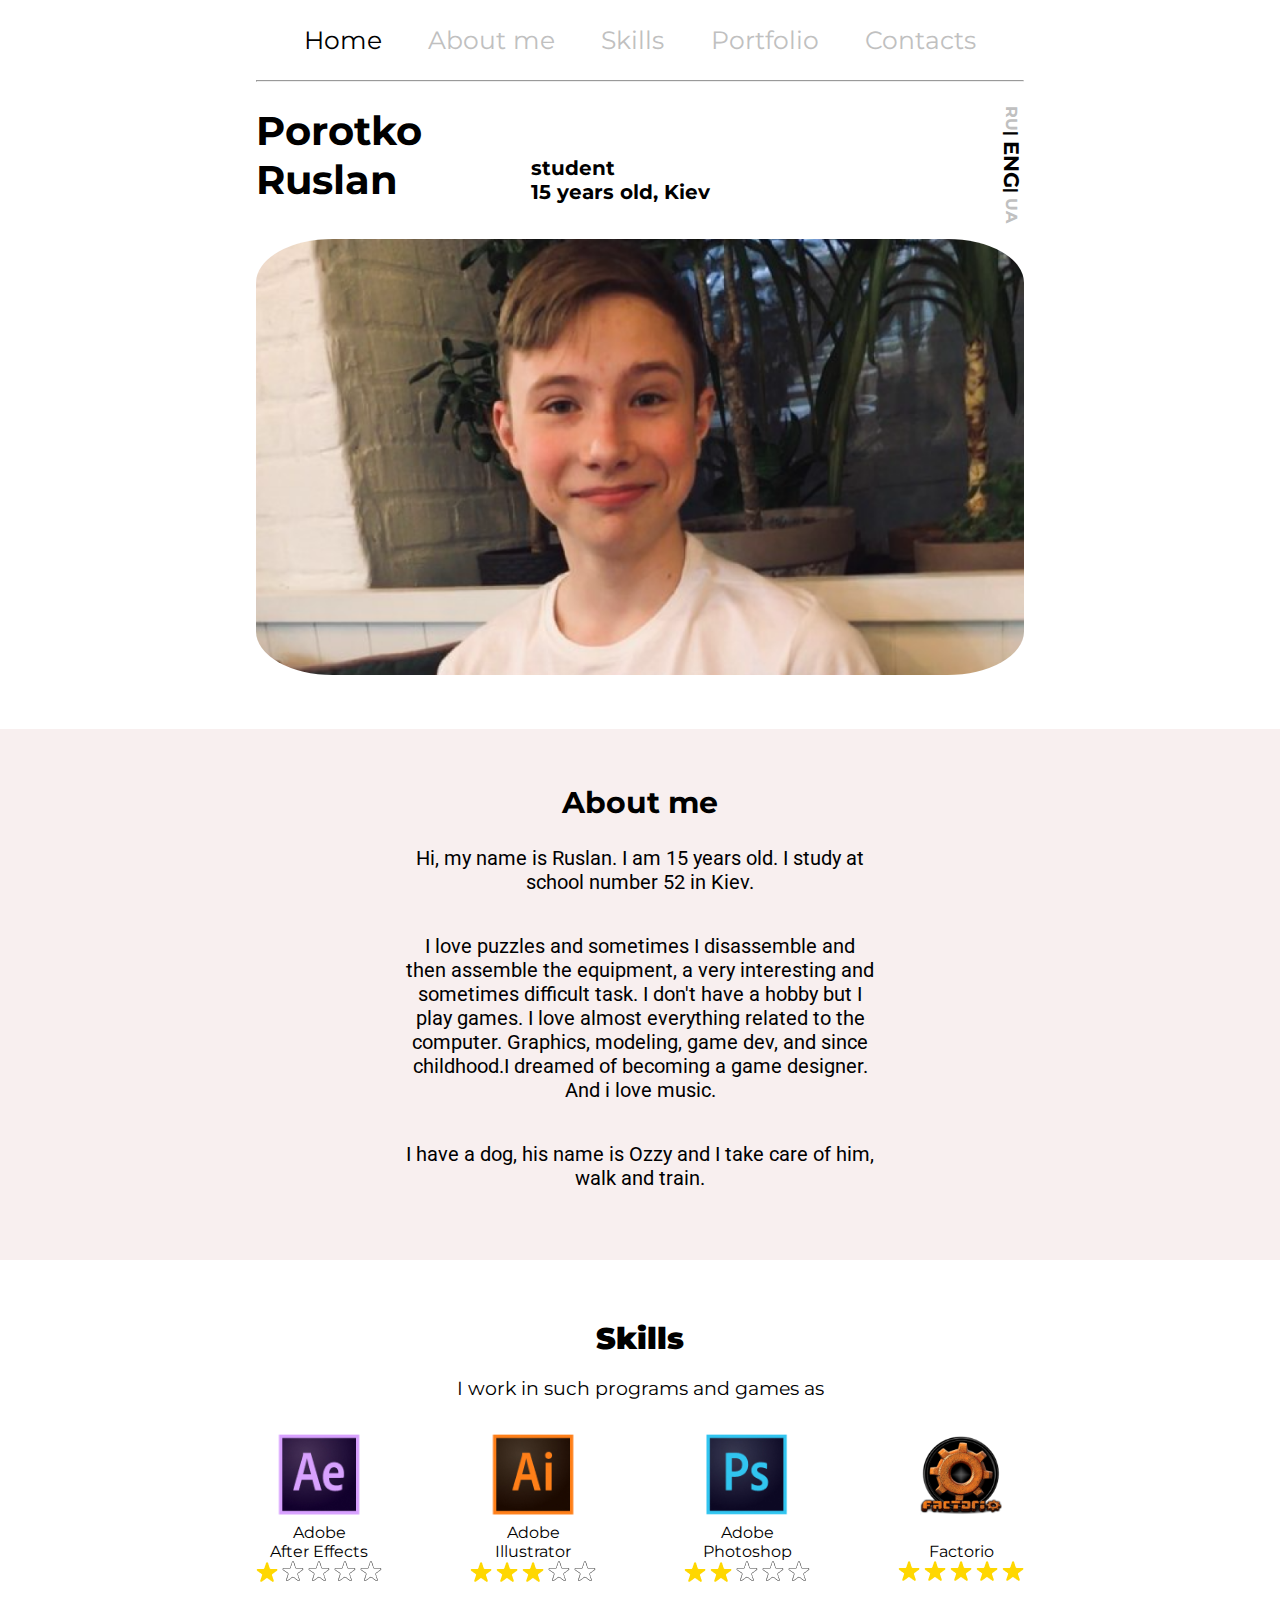
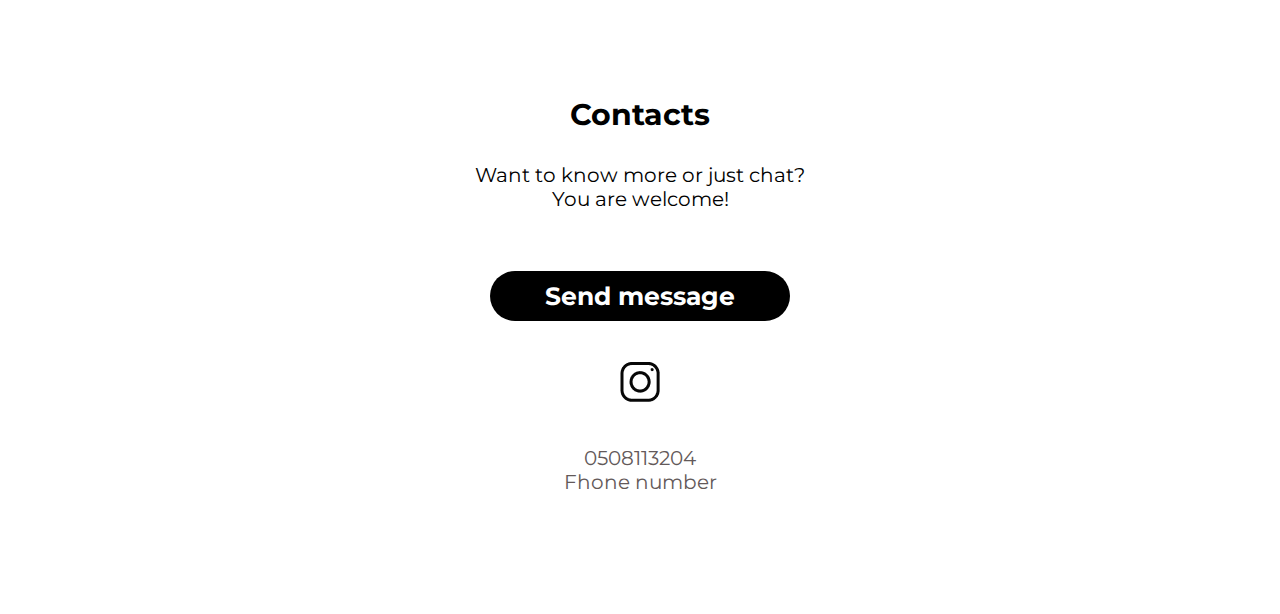
<file: index.html>
<!DOCTYPE html>
<html lang="en">

<head>
    <meta charset="UTF-8">
    <meta http-equiv="X-UA-Compatible" content="IE=edge">
    <meta name="viewport" content="width=device-width, initial-scale=1.0">
    <title>Portfolio_ENG</title>
    <link rel="stylesheet" href="./style.css">
    <link rel="preconnect" href="https://fonts.googleapis.com">
    <link rel="preconnect" href="https://fonts.gstatic.com" crossorigin>
    <link href="https://fonts.googleapis.com/css2?family=Comfortaa:wght@700&family=Montserrat&display=swap"
        rel="stylesheet">
    <link rel="preconnect" href="https://fonts.googleapis.com">
    <link rel="preconnect" href="https://fonts.gstatic.com" crossorigin>
    <link href="https://fonts.googleapis.com/css2?family=Roboto&display=swap" rel="stylesheet">
    <meta charset="viewport" content="width=device-width">
    <script src="./script.js"></script>
</head>

<body>
    <div class="content">
        <div class="header">
            <div class="header_list">
                <li >
                    <a class="activeted">Home </a>
                </li>
                <li>
                    <a href="./nothing/index.html">About me</a>
                </li>
                <li>
                    <a href="./nothing/index.html">Skills</a>
                </li>
                <li>
                    <a href="./nothing/index.html">Portfolio</a>
                </li>
                <li>
                    <a href="./nothing/index.html">Contacts</a>
                </li>
            </div>
            <div class="burger">
                <span> </span>
            </div>
            <hr class="line">
        </div>
        <div class="main">
            <div class="Documents">
                <div class="info">
                    <h1 class="Name">
                        Porotko Ruslan
                    </h1>
                    <p class="I">
                        <b>
                            student<br>15 years old, Kiev
                        </b>
                    </p>
                    <div class="Lang">
                        <h4>
                            <a href="./Traslit/RU/index.html" class="language ">RU</a>|
                            <a  class="language lglava">ENG</a>|
                            <a href="./Traslit/UA/index.html" class="language ">UA</a>
                        </h4>
                    </div>
                </div>
                <div class="f_smal">
                    <img src="./img/f smal.png" class="f_smal_img">
                    <img src="./img/f big.png" class="f_big_img">
                </div>
            </div>
            <div class="About_me">
                <h2>About me</h2>
                <p>
                    Hi, my name is Ruslan. I am 15 years old.
                    I study at school number 52 in Kiev.
                </p>
                <p>
                    I love puzzles and sometimes I disassemble and then assemble the equipment, a very interesting and
                    sometimes difficult task. I don't have a hobby but I play games. I love almost everything related to
                    the computer. Graphics, modeling, game dev, and since childhood.I dreamed of becoming a game designer.
                    And i love music.
                </p>
                <p>
                    I have a dog, his name is Ozzy and I take care of him, walk and train.
                </p>
            </div>
            <div>
                <div class="Skills_text">
                    <h2>
                        <b>
                            Skills
                        </b>
                    </h2>
                    <p>
                        I work in such programs and games as
                    </p>
                </div>
                <div class="Programs">
                    <div class="Prg_i">
                        <div class="pictures">
                            <img src="./img/AE.jpg" alt="">
                        </div>
                        <p>
                            Adobe<br> After Effects
                        </p>
                        <div class="stars">
                            <img src="./img/Star.png" alt="">
                            <img src="./img/Star (1).png" alt="">
                            <img src="./img/Star (1).png" alt="">
                            <img src="./img/Star (1).png" alt="">
                            <img src="./img/Star (1).png" alt="">
                        </div>
                    </div>
                    <div class="Prg_i">
                        <div class="pictures">
                            <img src="./img/AI.jpg" alt="">
                        </div>
                        <p>
                            Adobe <br>Illustrator

                        </p>
                        <div class="stars">
                            <img src="./img/Star.png" alt="">
                            <img src="./img/Star.png" alt="">
                            <img src="./img/Star.png" alt="">
                            <img src="./img/Star (1).png" alt="">
                            <img src="./img/Star (1).png" alt="">
                        </div>
                    </div>
                    <div class="Prg_i">
                        <div class="pictures">
                            <img src="./img/PS.jpg" alt="">
                        </div>
                        <p>
                            Adobe <br> Photoshop
                        </p>
                        <div class="stars">
                            <img src="./img/Star.png" alt="">
                            <img src="./img/Star.png" alt="">
                            <img src="./img/Star (1).png" alt="">
                            <img src="./img/Star (1).png" alt="">
                            <img src="./img/Star (1).png" alt="">
                        </div>
                    </div>
                    <div class="Prg_i">
                        <div class="pictures">
                            <img src="./img/factorio.png" width="90" height="89">
                        </div>
                        <p>
                        <p class="hide">1</p>
                        Factorio
                        </p>
                        <div class="stars">
                            <img src="./img/Star.png" alt="">
                            <img src="./img/Star.png" alt="">
                            <img src="./img/Star.png" alt="">
                            <img src="./img/Star.png" alt="">
                            <img src="./img/Star.png" alt="">
                        </div>
                    </div>
                </div>
            </div>
        </div>
        <div class="footer">
            <h2>
                Contacts
            </h2>
            <p>
                Want to know more or just chat? <br>You are welcome!
            </p>
            <a href="https://t.me/F_rozya" class="tg">
                <div class="Send_message">
                    <h4>Send message</h4>
                </div>
            </a>
            <div class="insta">
                <a href="https://www.instagram.com/f_rozya/">
                    <img src="./img/Vector (3).png" alt="">
                </a>
            </div>
            <p class="fhone">
                0508113204 <br>
                Fhone number
            </p>
        </div>
    </div>
    <script src="https://code.jquery.com/jquery-3.6.0.min.js"></script>
<script src="./script.js"></script>
</body>


</html>
</file>
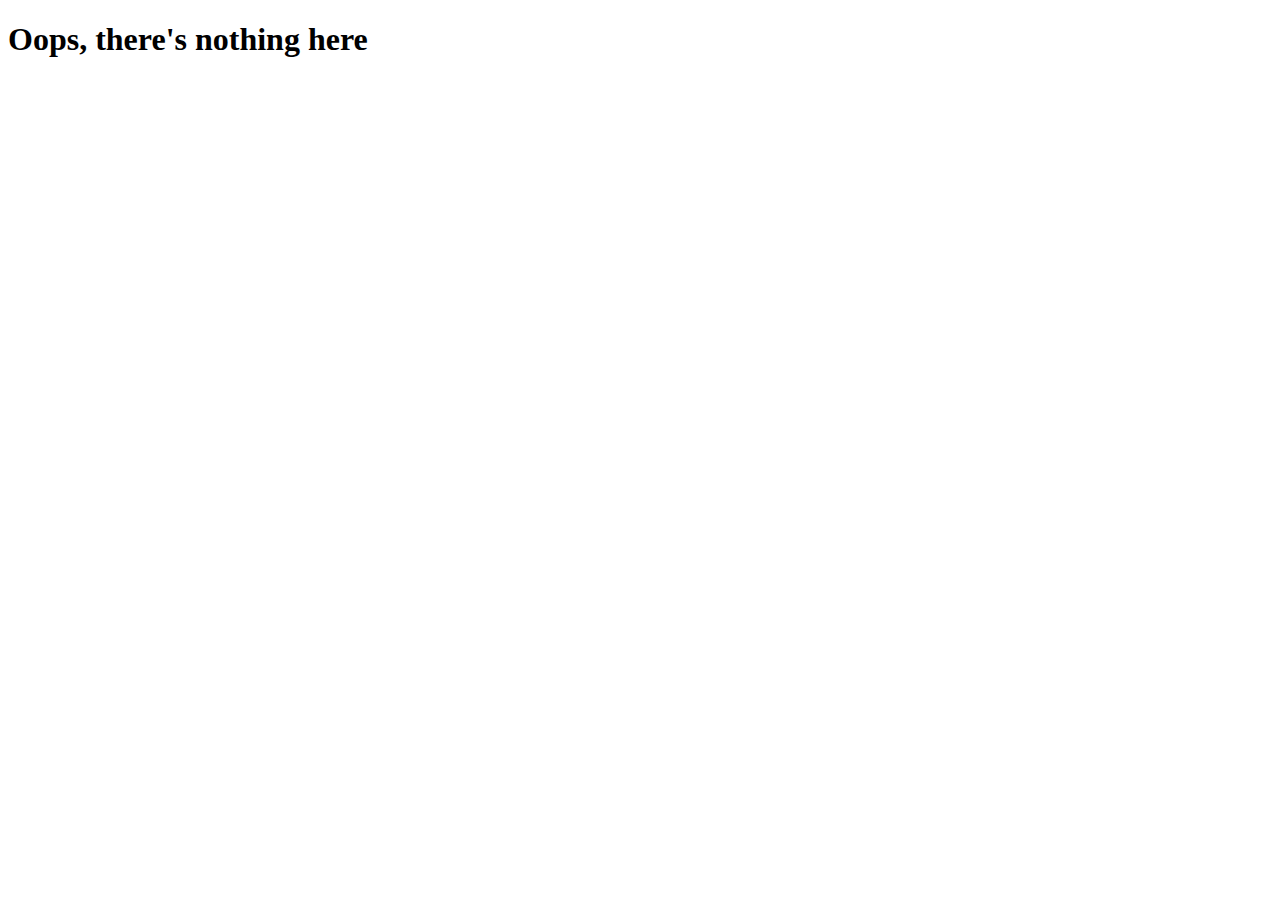
<file: nothing/index.html>
<!DOCTYPE html>
<html lang="en">
<head>
    <meta charset="UTF-8">
    <meta http-equiv="X-UA-Compatible" content="IE=edge">
    <meta name="viewport" content="width=device-width, initial-scale=1.0">
    <title>Document</title>
</head>
<body>
    <h1>Oops, there's nothing here</h1>
</body>
</html>
</file>
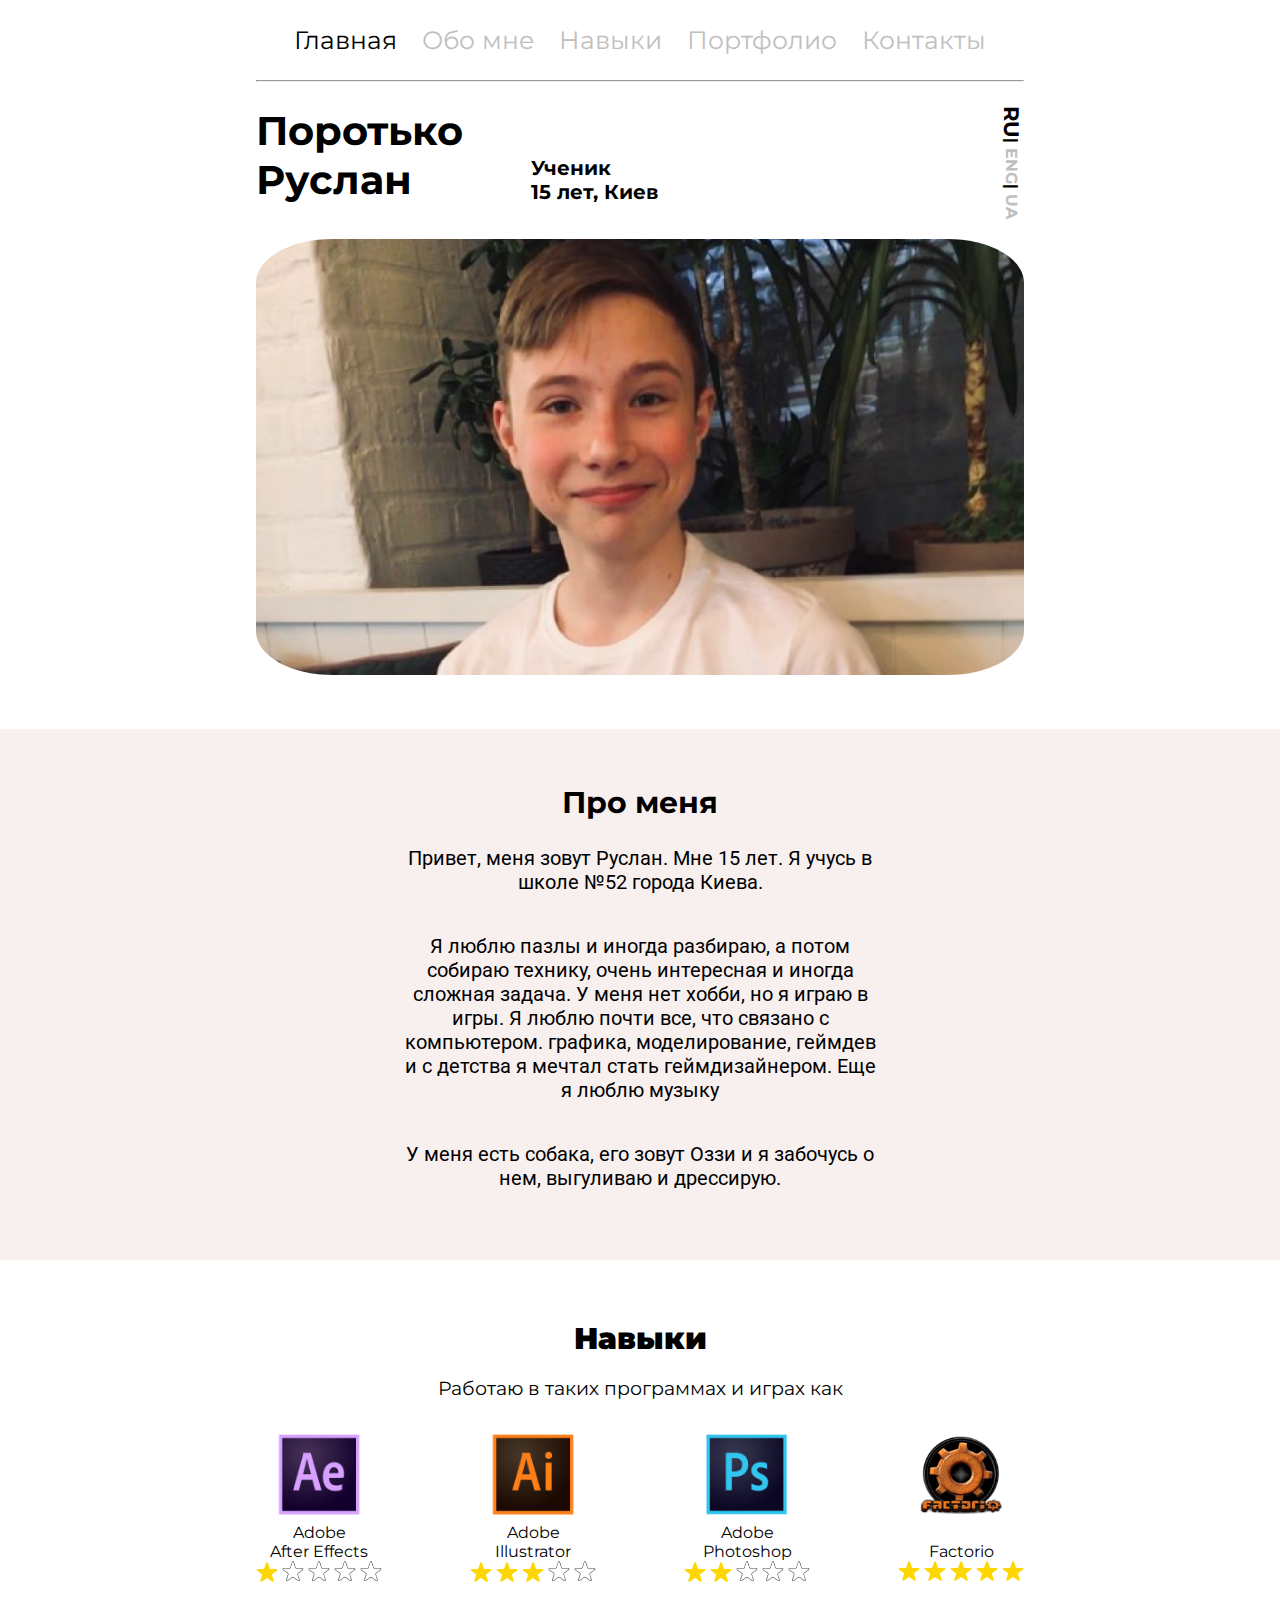
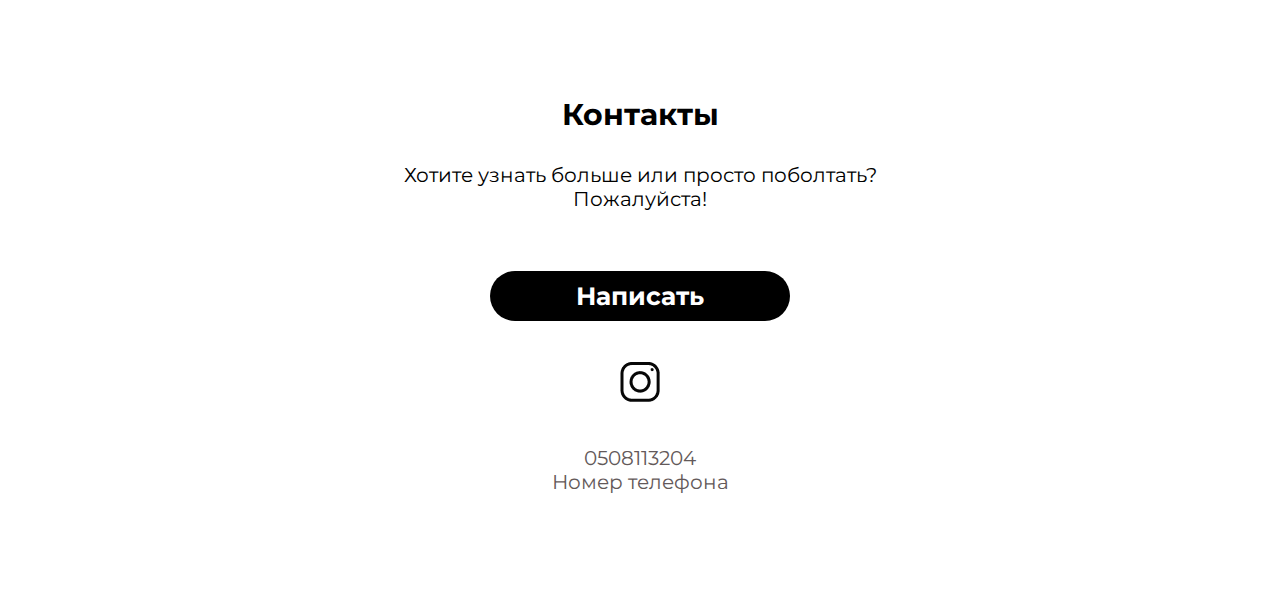
<file: Traslit/RU/index.html>
<!DOCTYPE html>
<html lang="en">

<head>
    <meta charset="UTF-8">
    <meta http-equiv="X-UA-Compatible" content="IE=edge">
    <meta name="viewport" content="width=device-width, initial-scale=1.0">
    <title>Portfolio_RU</title>
    <link rel="stylesheet" href="../../style.css">
    <link rel="preconnect" href="https://fonts.googleapis.com">
    <link rel="preconnect" href="https://fonts.gstatic.com" crossorigin>
    <link href="https://fonts.googleapis.com/css2?family=Comfortaa:wght@700&family=Montserrat&display=swap"
        rel="stylesheet">
    <link rel="preconnect" href="https://fonts.googleapis.com">
    <link rel="preconnect" href="https://fonts.gstatic.com" crossorigin>
    <link href="https://fonts.googleapis.com/css2?family=Roboto&display=swap" rel="stylesheet">
    <meta charset="viewport" content="width=device-width">
    <script src="../../script.js"></script>
</head>

<body>
    <div class="content">
        <div class="header">
            <div class="header_list">
                <li >
                    <a  class="activeted">Главная </a>
                </li>
                <li>
                    <a href="../../nothing/index.html">Обо мне</a>
                </li>
                <li>
                    <a href="../../nothing/index.html">Навыки</a>
                </li>
                <li>
                    <a href="../../nothing/index.html">Портфолио</a>
                </li>
                <li>
                    <a href="../../nothing/index.html">Контакты</a>
                </li>
            </div>
            <div class="burger">
                <span> </span>
            </div>
            <hr class="line">
        </div>
        <div class="main">
            <div class="Documents">
                <div class="info">
                    <h1 class="Name">
                        Поротько Руслан
                    </h1>
                    <p class="I">
                        <b>
                           Ученик <br>15 лет, Киев
                        </b>
                    </p>
                    <div class="Lang">
                        <h4>
                            <a  class="language lglava ">RU</a>|
                            <a href="../../index.html" class="language ">ENG</a>|
                            <a href="../UA/index.html" class="language ">UA</a>
                        </h4>
                    </div>
                </div>
                <div class="f_smal">
                    <img src="../../img/f smal.png" class="f_smal_img">
                    <img src="../../img/f big.png" class="f_big_img">
                </div>
            </div>
           <div class="About_me">
                <h2>Про меня</h2>
                <p>
                    Привет, меня зовут Руслан. Мне 15 лет.
                    Я учусь в школе №52 города Киева.
                </p>
                <p>
                    Я люблю пазлы и иногда разбираю, а потом собираю технику, очень интересная и
                    иногда сложная задача. У меня нет хобби, но я играю в игры. Я люблю почти все, что связано с
                    компьютером. графика, моделирование, геймдев и с детства я мечтал стать геймдизайнером.
                    Еще я люблю музыку
                </p>
                <p>
                   У меня есть собака, его зовут Оззи и я забочусь о нем, выгуливаю и дрессирую.
                </p>
            </div>
            <div>
                <div class="Skills_text">
                    <h2>
                        <b>
                            Навыки
                        </b>
                    </h2>
                    <p>
                        Работаю в таких программах и играх как
                    </p>
                </div>
                <div class="Programs">
                    <div class="Prg_i">
                        <div class="pictures">
                            <img src="../../img/AE.jpg" alt="">
                        </div>
                        <p>
                            Adobe<br> After Effects
                        </p>
                        <div class="stars">
                            <img src="../../img/Star.png" alt="">
                            <img src="../../img/Star (1).png" alt="">
                            <img src="../../img/Star (1).png" alt="">
                            <img src="../../img/Star (1).png" alt="">
                            <img src="../../img/Star (1).png" alt="">
                        </div>
                    </div>
                    <div class="Prg_i">
                        <div class="pictures">
                            <img src="../../img/AI.jpg" alt="">
                        </div>
                        <p>
                            Adobe <br>Illustrator
                        </p>
                        <div class="stars">
                            <img src="../../img/Star.png" alt="">
                            <img src="../../img/Star.png" alt="">
                            <img src="../../img/Star.png" alt="">
                            <img src="../../img/Star (1).png" alt="">
                            <img src="../../img/Star (1).png" alt="">
                        </div>
                    </div>
                    <div class="Prg_i">
                        <div class="pictures">
                            <img src="../../img/PS.jpg" alt="">
                        </div>
                        <p>
                            Adobe <br> Photoshop
                        </p>
                        <div class="stars">
                            <img src="../../img/Star.png" alt="">
                            <img src="../../img/Star.png" alt="">
                            <img src="../../img/Star (1).png" alt="">
                            <img src="../../img/Star (1).png" alt="">
                            <img src="../../img/Star (1).png" alt="">
                        </div>
                    </div>
                    <div class="Prg_i">
                        <div class="pictures">
                            <img src="../../img/factorio.png" width="90" height="89">
                        </div>
                        <p>
                        <p class="hide">1</p>
                        Factorio
                        </p>
                        <div class="stars">
                            <img src="../../img/Star.png" alt="">
                            <img src="../../img/Star.png" alt="">
                            <img src="../../img/Star.png" alt="">
                            <img src="../../img/Star.png" alt="">
                            <img src="../../img/Star.png" alt="">
                        </div>
                    </div>
                </div>
            </div>
        </div>
        <div class="footer">
            <h2>
                Контакты
            </h2>
            <p>
                Хотите узнать больше или просто поболтать? <br>Пожалуйста!
            </p>
            <a href="https://t.me/F_rozya" class="tg">
                <div class="Send_message">
                    <h4>Написать</h4>
                </div>
            </a>
            <div class="insta">
                <a href="https://www.instagram.com/f_rozya/">
                    <img src="../../img/Vector (3).png" alt="">
                </a>
            </div>
            <p class="fhone">
                0508113204 <br>
                Номер телефона
            </p>
        </div>
    </div>
    <script src="https://code.jquery.com/jquery-3.6.0.min.js"></script>
<script src="../../script.js"></script>
</body>


</html>
</file>
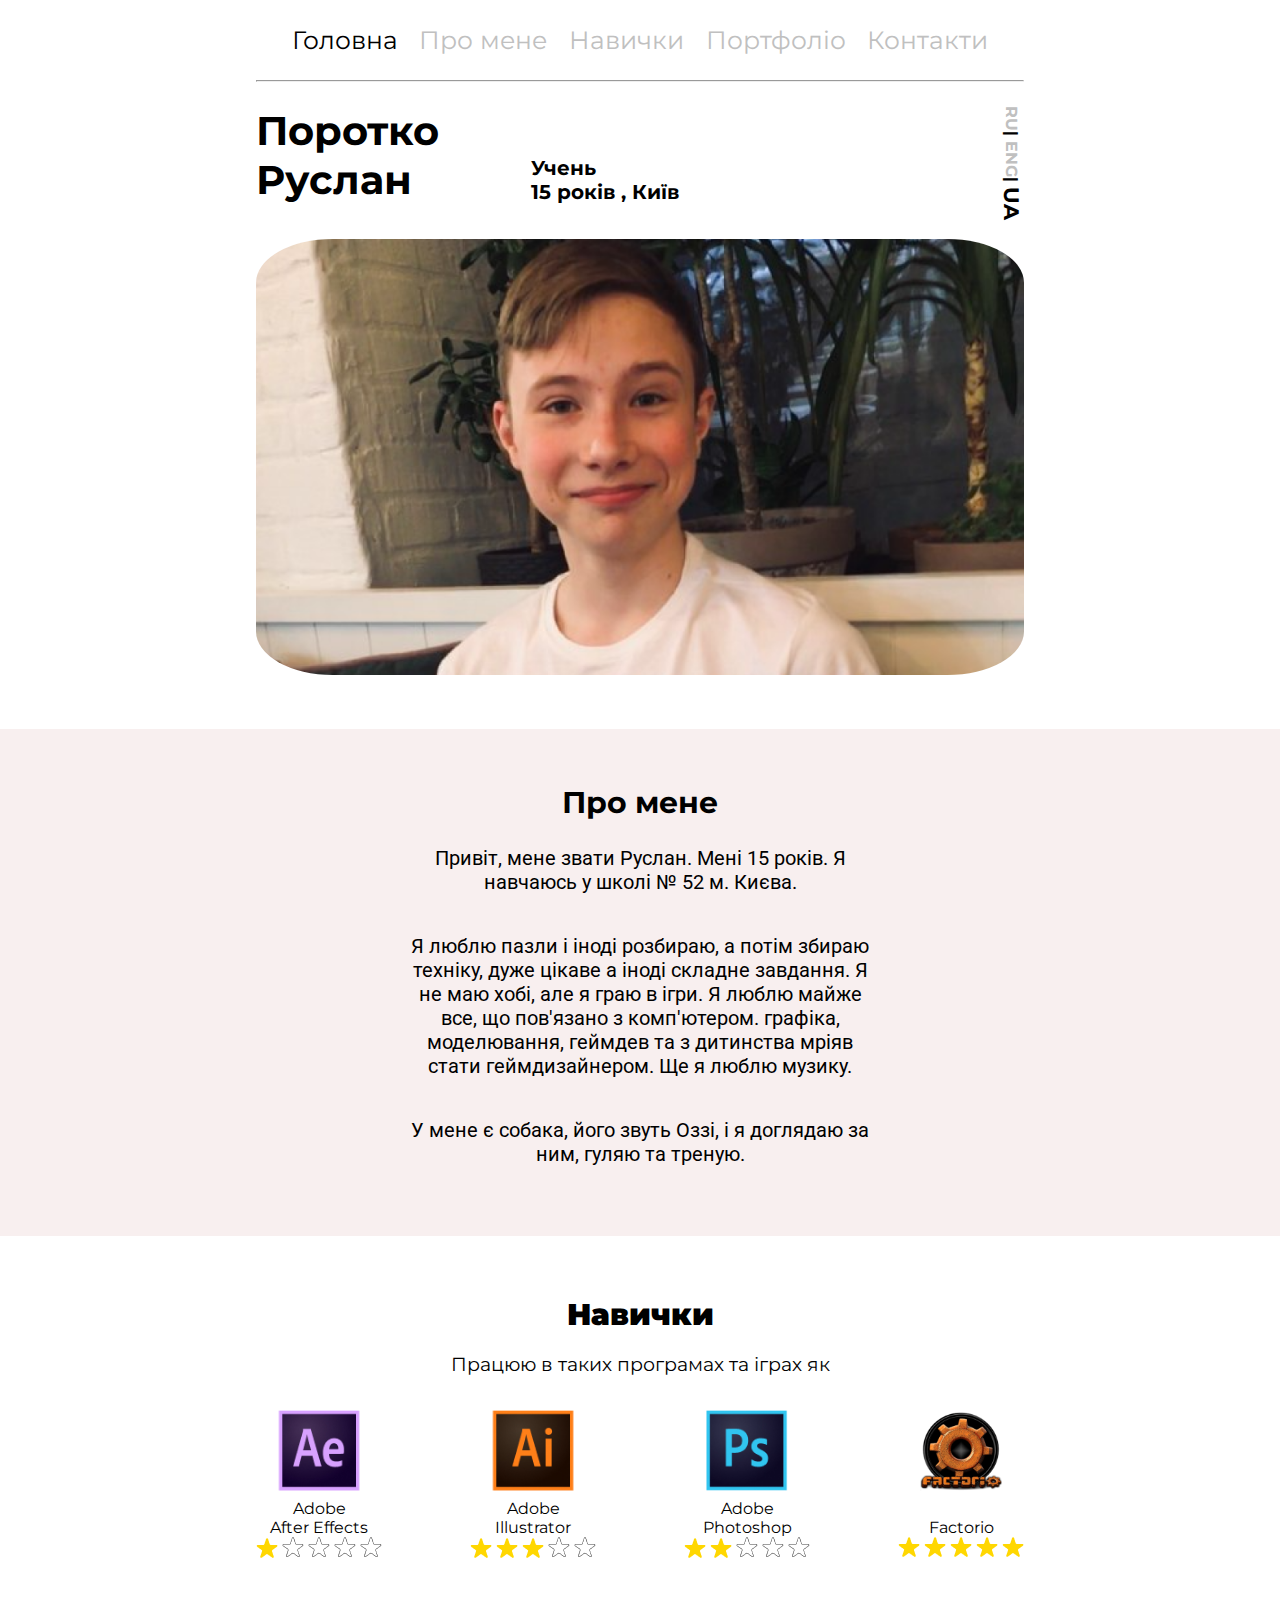
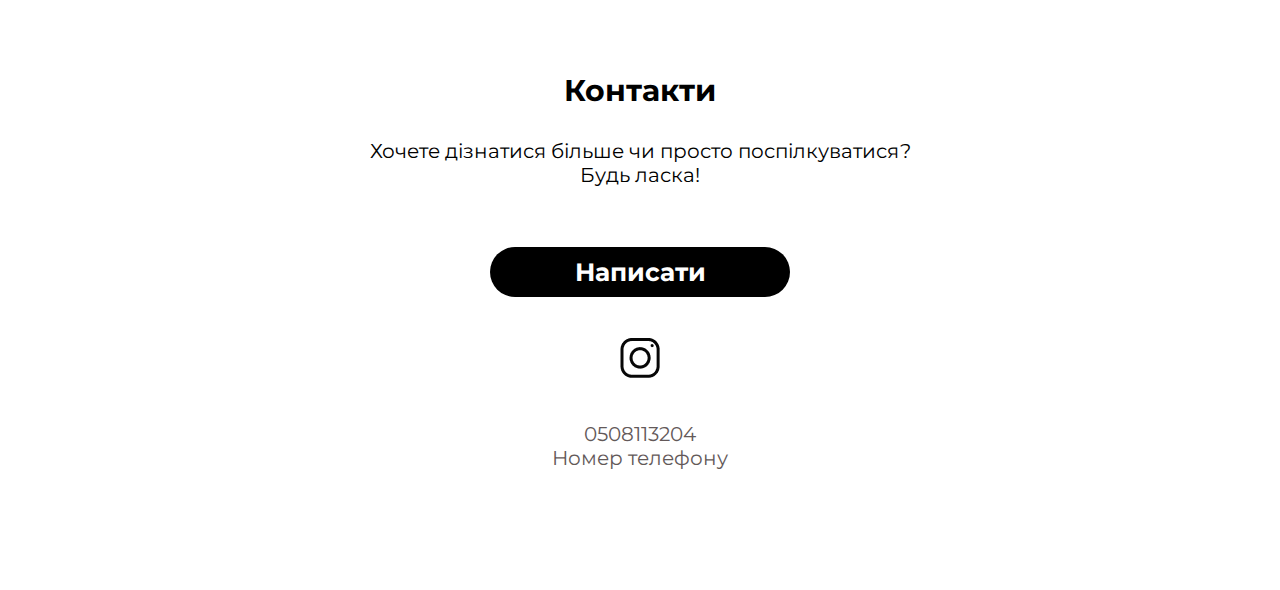
<file: Traslit/UA/index.html>
<!DOCTYPE html>
<html lang="en">

<head>
    <meta charset="UTF-8">
    <meta http-equiv="X-UA-Compatible" content="IE=edge">
    <meta name="viewport" content="width=device-width, initial-scale=1.0">
    <title>Portfolio_UA</title>
    <link rel="stylesheet" href="../../style.css">
    <link rel="preconnect" href="https://fonts.googleapis.com">
    <link rel="preconnect" href="https://fonts.gstatic.com" crossorigin>
    <link href="https://fonts.googleapis.com/css2?family=Comfortaa:wght@700&family=Montserrat&display=swap"
        rel="stylesheet">
    <link rel="preconnect" href="https://fonts.googleapis.com">
    <link rel="preconnect" href="https://fonts.gstatic.com" crossorigin>
    <link href="https://fonts.googleapis.com/css2?family=Roboto&display=swap" rel="stylesheet">
    <meta charset="viewport" content="width=device-width">
    <script src="../../script.js"></script>
</head>

<body>
    <div class="content">
        <div class="header">
            <div class="header_list">
                <li >
                    <a class="activeted">Головна </a>
                </li>
                <li>
                    <a href="../../nothing/index.html">Про мене</a>
                </li>
                <li>
                    <a href="../../nothing/index.html">Навички</a>
                </li>
                <li>
                    <a href="../../nothing/index.html">Портфоліо</a>
                </li>
                <li>
                    <a href="../../nothing/index.html">Контакти</a>
                </li>
            </div>
            <div class="burger">
                <span> </span>
            </div>
            <hr class="line">
        </div>
        <div class="main">
            <div class="Documents">
                <div class="info">
                    <h1 class="Name">
                        Поротко Руслан
                    </h1>
                    <p class="I">
                        <b>
                            Учень <br>15 років , Київ
                        </b>
                    </p>
                    <div class="Lang">
                        <h4>
                            <a href="../RU/index.html" class="language  ">RU</a>|
                            <a href="../../index.html" class="language ">ENG</a>|
                            <a  class="language lglava">UA</a>
                        </h4>
                    </div>
                </div>
                <div class="f_smal">
                    <img src="../../img/f smal.png" class="f_smal_img">
                    <img src="../../img/f big.png" class="f_big_img">
                </div>
            </div>
            <div class="About_me">
                <h2>Про мене</h2>
                <p>
                    Привіт, мене звати Руслан. Мені 15 років.
                    Я навчаюсь у школі № 52 м. Києва.
                </p>
                <p>
                    Я люблю пазли і іноді розбираю, а потім збираю техніку, дуже цікаве а
                    іноді складне завдання. Я не маю хобі, але я граю в ігри. Я люблю майже все, що пов'язано з
                    комп'ютером. графіка, моделювання, геймдев та з дитинства мріяв стати геймдизайнером.
                    Ще я люблю музику.
                </p>
                <p>
                    У мене є собака, його звуть Оззі, і я доглядаю за ним, гуляю та треную.
                </p>
            </div>
            <div>
                <div class="Skills_text">
                    <h2>
                        <b>
                            Навички
                        </b>
                    </h2>
                    <p>
                        Працюю в таких програмах та іграх як
                    </p>
                </div>
                <div class="Programs">
                    <div class="Prg_i">
                        <div class="pictures">
                            <img src="../../img/AE.jpg" alt="">
                        </div>
                        <p>
                            Adobe<br> After Effects
                        </p>
                        <div class="stars">
                            <img src="../../img/Star.png" alt="">
                            <img src="../../img/Star (1).png" alt="">
                            <img src="../../img/Star (1).png" alt="">
                            <img src="../../img/Star (1).png" alt="">
                            <img src="../../img/Star (1).png" alt="">
                        </div>
                    </div>
                    <div class="Prg_i">
                        <div class="pictures">
                            <img src="../../img/AI.jpg" alt="">
                        </div>
                        <p>
                            Adobe <br>Illustrator

                        </p>
                        <div class="stars">
                            <img src="../../img/Star.png" alt="">
                            <img src="../../img/Star.png" alt="">
                            <img src="../../img/Star.png" alt="">
                            <img src="../../img/Star (1).png" alt="">
                            <img src="../../img/Star (1).png" alt="">
                        </div>
                    </div>
                    <div class="Prg_i">
                        <div class="pictures">
                            <img src="../../img/PS.jpg" alt="">
                        </div>
                        <p>
                            Adobe <br> Photoshop
                        </p>
                        <div class="stars">
                            <img src="../../img/Star.png" alt="">
                            <img src="../../img/Star.png" alt="">
                            <img src="../../img/Star (1).png" alt="">
                            <img src="../../img/Star (1).png" alt="">
                            <img src="../../img/Star (1).png" alt="">
                        </div>
                    </div>
                    <div class="Prg_i">
                        <div class="pictures">
                            <img src="../../img/factorio.png" width="90" height="89">
                        </div>
                        <p>
                        <p class="hide">1</p>
                        Factorio
                        </p>
                        <div class="stars">
                            <img src="../../img/Star.png" alt="">
                            <img src="../../img/Star.png" alt="">
                            <img src="../../img/Star.png" alt="">
                            <img src="../../img/Star.png" alt="">
                            <img src="../../img/Star.png" alt="">
                        </div>
                    </div>
                </div>
            </div>
        </div>
        <div class="footer">
            <h2>
                Контакти
            </h2>
            <p>
                Хочете дізнатися більше чи просто поспілкуватися? <br>Будь ласка!
            </p>
            <a href="https://t.me/F_rozya" class="tg">
                <div class="Send_message">
                    <h4>Написати</h4>
                </div>
            </a>
            <div class="insta">
                <a href="https://www.instagram.com/f_rozya/">
                    <img src="../../img/Vector (3).png" alt="">
                </a>
            </div>
            <p class="fhone">
                0508113204 <br>
                Номер телефону
            </p>
        </div>
    </div>
    <script src="https://code.jquery.com/jquery-3.6.0.min.js"></script>
<script src="../../script.js"></script>
</body>


</html>
</file>
<file: style.css>
* {
  box-sizing: border-box;
  margin: 0%;
  padding: 0%;
}
body {
  background-color: white;
  font-family: "Comfortaa", cursive;
  font-family: "Montserrat", sans-serif;
}

.header {
  max-height: 71px;
}

.header_list {
  display: flex;
  justify-content: space-around;
  margin: auto;
  width: 60%;
  list-style: none;
  padding: 25px;
}
.header_list > li > a {
  color: silver;
  text-decoration: none;
}
.header_list > li > a.activeted {
  color: black;
  text-decoration: none;
}
.header_list > li {
  transition: 0.2s;
  font-size: 25px;
}
.header_list > li:hover {
  transform: scale(1.25);
  transition: 0.09s;
}
.line {
  margin: auto;
  width: 60%;
  color: black;
}

.main {
  max-width: 100%;
}
.Documents {
  max-width: 60%;
  margin: auto;
}
.info {
  display: flex;
  justify-content: start;
  margin: 35px 0px 35px 0px;
}
.Name {
  max-width: 160px;
  font-size: 40px;
}
.I {
  max-width: 200px;
  font-size: 20px;
  padding-top: 50px;
  margin-left: 15%;
}
.Lang {
  writing-mode: vertical-rl;
  position: absolute;
  right: 20%;
}
.Lang.active {
  transition: 0.3s;
}
.language {
  text-decoration: none;
  color: silver;
}

.lglava {
  color: black;
  font-size: 130%;
}
.f_smal {
  margin: auto;
}
.f_smal_img {
  width: 100%;
  height: 100%;
  border-radius: 10%;
}
.About_me {
  margin: 50px 0px 50px 0px;
  background-color: rgba(230, 199, 199, 0.281);
  text-align: center;
  padding: 50px 30% 50px 30%;
}
.About_me > h2 {
  padding: 5px;
  font-size: 30px;
}
.About_me > p {
  padding: 20px;
  font-size: 20px;
  font-family: "Roboto", sans-serif;
}

.Skills_text {
  text-align: center;
  margin: 20px;
}
.Skills_text > h2 {
  font-size: 30px;
  padding: 10px;
}
.Skills_text > p {
  font-size: 19px;
  padding: 10px;
}

.Programs {
  display: flex;
  justify-content: space-between;
  width: 60%;
  margin: auto;
  text-align: center;
}
.pictures {
  transform: scale(0.9);
}
.hide {
  opacity: 0;
}

.footer {
  width: 100%;
  text-align: center;
  margin: 100px 0px 100px 0px;
}
.footer > h2 {
  padding: 10px;
  font-size: 30px;
}
.footer > p {
  padding: 20px;
  font-size: 20px;
}

.Send_message {
  background-color: black;
  max-width: 300px;
  border-radius: 50px;
  margin: 40px auto 25px auto;
  color: white;
  font-size: 25px;
  padding: 10px 0px 10px 0px;
  text-decoration: none;
  text-decoration-line: none;
}
.tg {
  text-decoration: none;
}

.insta {
  margin: 40px auto 20px auto;
}

.burger {
  display: none;
  z-index: 5;
}
.f_big_img {
  display: none;
}

.lglava:hover {
  color: black;
}
.fhone {
  color: rgb(99, 89, 89);
}
@media (max-width: 767px) {
  .burger {
    display: block;
    position: relative;
    width: 30px;
    height: 20px;
    margin: 10px 10px 0px auto;
  }

  .burger span {
    position: absolute;
    background-color: black;
    left: 0;
    width: 100%;
    height: 3px;
    top: 9px;
    transition: 0.3s;
  }
  .burger::before,
  .burger::after {
    content: "";
    background-color: black;
    position: absolute;
    width: 100%;
    height: 3px;
    left: 0;
    transition: 0.3s;
  }
  .burger::before {
    top: 0;
  }
  .burger::after {
    bottom: 0;
  }
  .header_list {
    position: fixed;
    top: -1000%;
    left: 0;
    width: 100%;
    height: 100%;
    background-color: white;
    z-index: 1;
    padding: 20px 0px 0px 20px;
    display: block;
    transition: 0.3s;
  }
  .header_list > li > a {
    font-size: 30px;
  }
  .header_list > li:hover {
    transform: none;
  }
  .header_list.active {
    top: 0;
    transition: 0.3s;
  }
  .header_list li {
    margin: 0px 0px 30px 0px;
  }
  .header {
    height: 0px;
  }
  .Programs {
    display: block;
    width: 100%;
  }
  .Prg_i {
    margin-bottom: 40px;
  }
  .Lang {
    z-index: 5;
    right: auto;
    top: auto;
    bottom: 1000px;
    left: 20px;
  }
  .burger.active::before {
    transform: rotate(45deg);
    top: 9px;
  }
  .burger.active::after {
    transform: rotate(-45deg);
    bottom: 9px;
  }
  .burger.active span {
    transform: scale(0);
  }
  body.Lock {
    overflow: hidden;
  }
  .line {
    display: none;
  }

  .info {
    margin-top: 0px;
    display: block;
  }
  .Name {
    margin-left: 10%;
  }
  .I {
    margin-left: 10%;
    padding-top: 20px;
  }
  .f_big_img {
    display: block;
    width: 80%;
    margin: auto;
    border-radius: 15px;
  }
  .f_smal_img {
    display: none;
  }
  .Documents {
    max-width: 100%;
  }
  .About_me {
    padding: 50px 0% 50px 0%;
  }
  .Lang.active {
    display: block;
    writing-mode: horizontal-tb;
    font-size: 25px;
    transition: 0.3s;
    bottom: 10px;
  }
  .language:hover {
    color: black;
  }
}
@media (max-width: 1058px) {
  .header_list > li {
    font-size: 17px;
  }
}
@media (max-width: 767px) and (max-height: 385px) {
  .header_list.active {
    display: flex;
    align-items: center;
  }
}
</file>
